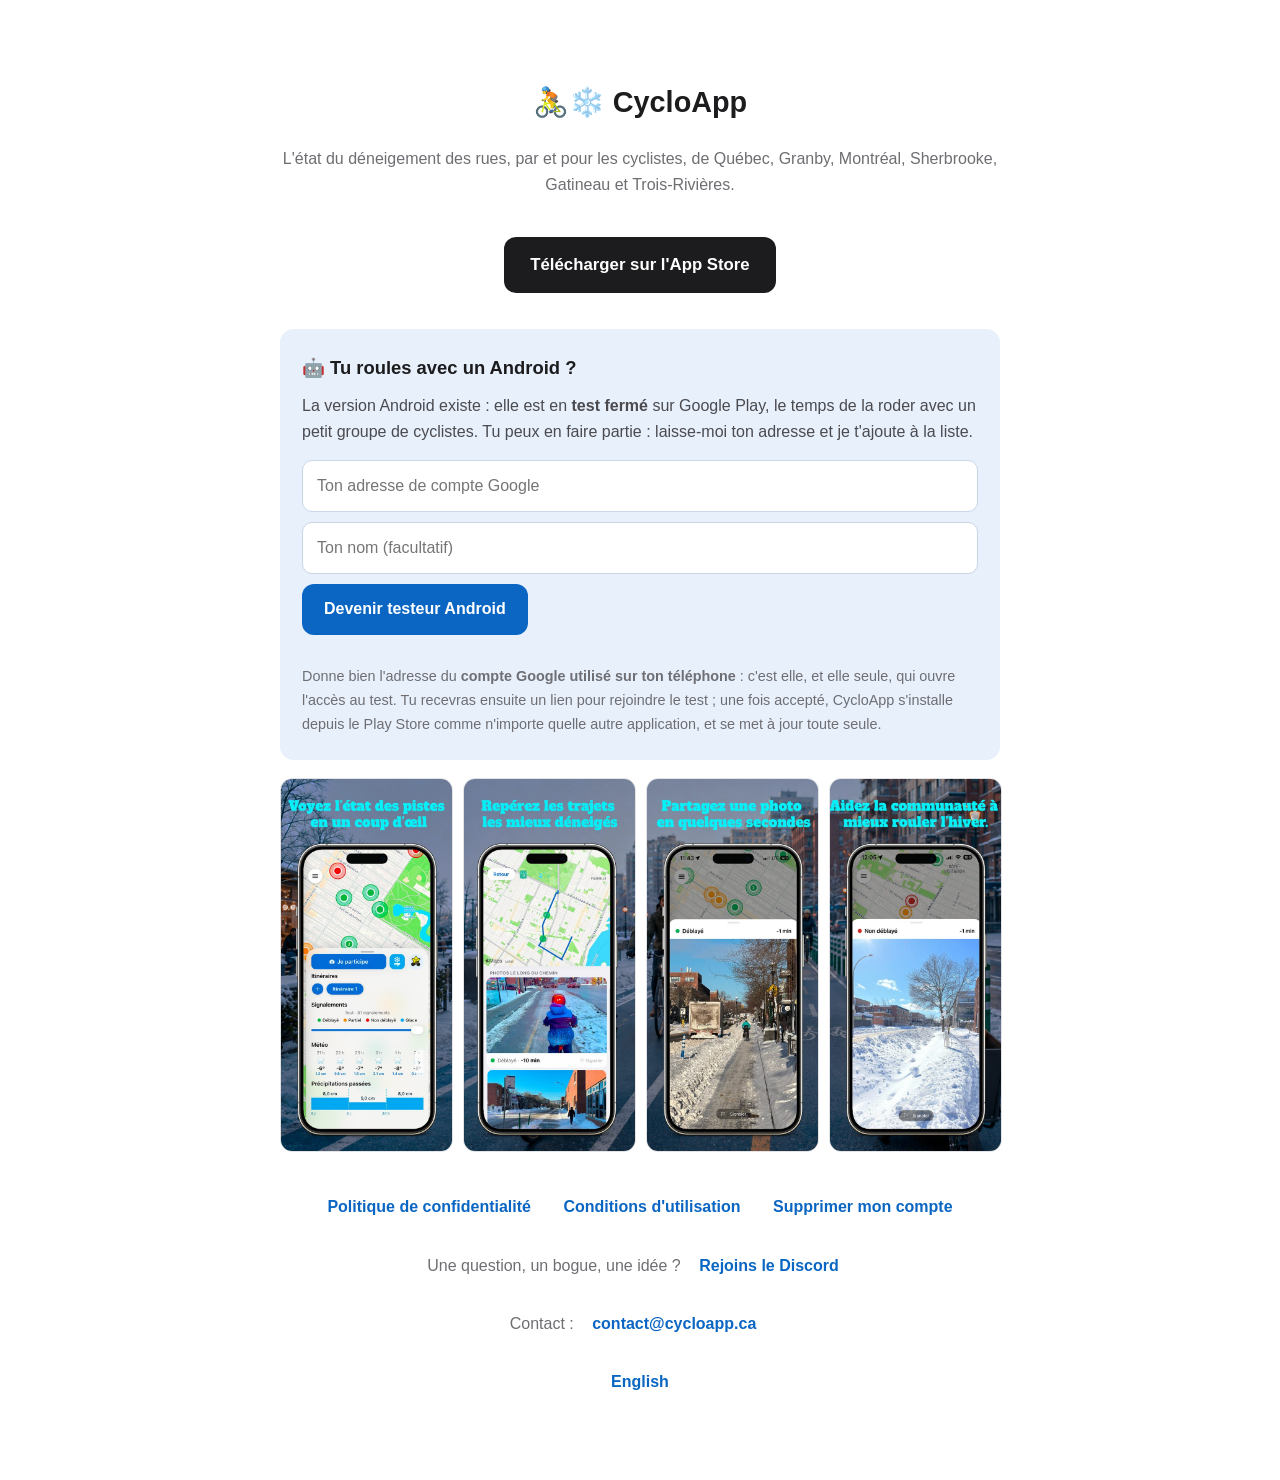
<file: index.html>
<!DOCTYPE html>
<html lang="fr">
<head>
<meta charset="utf-8">
<meta name="viewport" content="width=device-width, initial-scale=1">
<title>CycloApp</title>
<link rel="alternate" hreflang="fr" href="https://cycloapp.ca/index.html">
<link rel="alternate" hreflang="en" href="https://cycloapp.ca/en/index.html">
<style>
  body { font-family: -apple-system, BlinkMacSystemFont, "Segoe UI", Roboto, sans-serif;
         max-width: 720px; margin: 0 auto; padding: 60px 20px; color: #1c1c1e; line-height: 1.65; text-align: center; }
  h1 { font-size: 1.8em; }
  p { color: #6e6e73; }
  a { color: #0A66C2; font-weight: 600; text-decoration: none; display: inline-block; margin: 8px 14px; }
  /* Bouton App Store : noir arrondi, lisible sur mobile comme sur écran large */
  .appstore { background: #1c1c1e; color: #fff; padding: 14px 26px; border-radius: 12px;
              font-size: 1.05em; margin: 22px 0 10px; }
  .appstore:hover { background: #000; }
  /* Bloc « Android » : l'app n'est pas encore publique sur Google Play (test
     fermé). Google n'envoie AUCUNE invitation automatique : on recueille ici
     l'adresse du compte Google, qui est ajoutée à la liste des testeurs, et
     le lien de participation part ensuite à la main. */
  .android { background: #E8F0FB; border-radius: 14px; padding: 24px 22px 10px;
             margin: 26px 0 6px; text-align: left; }
  .android h2 { font-size: 1.15em; margin: 0 0 10px; }
  .android p { margin: 0 0 14px; color: #4a4a4f; }
  .android .cta { background: #0A66C2; color: #fff; padding: 12px 22px;
                  border-radius: 12px; margin: 0 0 14px; }
  .android .cta:hover { background: #08529c; }
  .android .fine { font-size: 0.9em; color: #6e6e73; }
  .android form { margin: 0 0 6px; }
  .android input { font: inherit; width: 100%; box-sizing: border-box; padding: 12px 14px;
                   border: 1px solid #c9d6e8; border-radius: 10px; background: #fff;
                   color: #1c1c1e; margin-bottom: 10px; }
  .android input:focus { outline: 2px solid #0A66C2; outline-offset: 1px; border-color: #0A66C2; }
  .android button { font: inherit; font-weight: 600; cursor: pointer; border: 0;
                    background: #0A66C2; color: #fff; padding: 12px 22px; border-radius: 12px; }
  .android button:hover { background: #08529c; }
  .android button[disabled] { background: #8fb4dc; cursor: default; }
  /* Piège à robots : invisible et hors du parcours au clavier. */
  .android .piege { position: absolute; left: -9999px; width: 1px; height: 1px; overflow: hidden; }
  .android .etat { margin: 12px 0 0; font-size: 0.95em; min-height: 1.2em; }
  .android .etat.ok { color: #1a7f3c; font-weight: 600; }
  .android .etat.ko { color: #b3261e; font-weight: 600; }
  /* Galerie de captures : 4 colonnes sur grand écran... */
  .captures { display: grid; grid-template-columns: repeat(4, 1fr); gap: 12px; padding: 12px 0 18px; }
  .captures img { width: 100%; height: auto; border-radius: 12px; border: 1px solid #e3e3e6; }
  /* ...et une bande qui défile au doigt sur téléphone (les marges négatives
     annulent le padding du body pour un défilement pleine largeur). */
  @media (max-width: 600px) {
    .captures { display: flex; overflow-x: auto; scroll-snap-type: x mandatory;
                margin: 0 -20px; padding: 12px 20px 18px; }
    .captures img { flex: 0 0 62%; scroll-snap-align: center; }
  }
</style>
</head>
<body>
<h1>🚴❄️ CycloApp</h1>
<p>L'état du déneigement des rues, par et pour les cyclistes, de Québec, Granby, Montréal, Sherbrooke, Gatineau et Trois-Rivières.</p>
<p><a class="appstore" href="https://apps.apple.com/ca/app/id6787484807">Télécharger sur l'App Store</a></p>
<section class="android">
  <h2>🤖 Tu roules avec un Android ?</h2>
  <p>La version Android existe : elle est en <strong>test fermé</strong> sur Google Play, le temps de la roder avec un petit groupe de cyclistes. Tu peux en faire partie : laisse-moi ton adresse et je t'ajoute à la liste.</p>
  <form id="form-android">
    <label class="piege" aria-hidden="true">Ne pas remplir<input name="site" tabindex="-1" autocomplete="off"></label>
    <input name="courriel" type="email" required autocomplete="email" inputmode="email"
           placeholder="Ton adresse de compte Google" aria-label="Adresse de compte Google">
    <input name="nom" type="text" autocomplete="name" placeholder="Ton nom (facultatif)" aria-label="Ton nom (facultatif)">
    <button type="submit">Devenir testeur Android</button>
  </form>
  <p class="etat" id="etat-android" role="status" aria-live="polite"></p>
  <p class="fine">Donne bien l'adresse du <strong>compte Google utilisé sur ton téléphone</strong> : c'est elle, et elle seule, qui ouvre l'accès au test. Tu recevras ensuite un lien pour rejoindre le test ; une fois accepté, CycloApp s'installe depuis le Play&nbsp;Store comme n'importe quelle autre application, et se met à jour toute seule.</p>
</section>
<div class="captures">
  <img src="images/capture-fr-1.jpg" width="552" height="1200" loading="lazy" alt="Carte de Montréal avec les signalements de déblaiement et la météo du jour">
  <img src="images/capture-fr-2.jpg" width="552" height="1200" loading="lazy" alt="Un itinéraire tracé sur la carte, avec les photos prises le long du chemin">
  <img src="images/capture-fr-3.jpg" width="552" height="1200" loading="lazy" alt="Photo d'une piste cyclable déblayée, signalée il y a une minute">
  <img src="images/capture-fr-4.jpg" width="552" height="1200" loading="lazy" alt="Photo d'un trottoir non déblayé après une bordée de neige">
</div>
<p>
  <a href="confidentialite.html">Politique de confidentialité</a>
  <a href="conditions.html">Conditions d'utilisation</a>
  <a href="supprimer-compte.html">Supprimer mon compte</a>
</p>
<p>Une question, un bogue, une idée ? <a href="https://discord.gg/Rarg3gYZT8">Rejoins le Discord</a></p>
<p>Contact : <a href="mailto:contact@cycloapp.ca">contact@cycloapp.ca</a></p>
<p><a href="en/index.html">English</a></p>
<script>var T = {
  langue: 'fr',
  envoi: 'Envoi en cours…',
  merci: 'Merci ! Je t\'ajoute à la liste et tu recevras le lien de participation par courriel.',
  erreur: 'L\'envoi a échoué. Écris-moi directement à <a href="mailto:contact@cycloapp.ca">contact@cycloapp.ca</a>.',
};</script>
<script>
// Formulaire « testeur Android » : envoie l'adresse à une fonction Supabase, qui
// relaie par courriel (Resend). Aucun secret ici — la clé Supabase publique est
// celle qui vit déjà dans l'application mobile, prévue pour être publique.
(function () {
  var f = document.getElementById('form-android');
  if (!f) return;
  var etat = document.getElementById('etat-android');
  var bouton = f.querySelector('button');
  f.addEventListener('submit', function (e) {
    e.preventDefault();
    etat.className = 'etat';
    etat.textContent = T.envoi;
    bouton.disabled = true;
    fetch('https://mytcxzitmwonqsofaejb.supabase.co/functions/v1/testeur-android', {
      method: 'POST',
      headers: { 'Content-Type': 'application/json', Authorization: 'Bearer eyJhbGciOiJIUzI1NiIsInR5cCI6IkpXVCJ9.eyJpc3MiOiJzdXBhYmFzZSIsInJlZiI6Im15dGN4eml0bXdvbnFzb2ZhZWpiIiwicm9sZSI6ImFub24iLCJpYXQiOjE3ODMxMTUxMTcsImV4cCI6MjA5ODY5MTExN30.28V3aHmAVC2NcirzBsy_A2_iogd11ioGiTIrTTyc6nU', apikey: 'eyJhbGciOiJIUzI1NiIsInR5cCI6IkpXVCJ9.eyJpc3MiOiJzdXBhYmFzZSIsInJlZiI6Im15dGN4eml0bXdvbnFzb2ZhZWpiIiwicm9sZSI6ImFub24iLCJpYXQiOjE3ODMxMTUxMTcsImV4cCI6MjA5ODY5MTExN30.28V3aHmAVC2NcirzBsy_A2_iogd11ioGiTIrTTyc6nU' },
      body: JSON.stringify({
        courriel: f.courriel.value, nom: f.nom.value, site: f.site.value, langue: T.langue,
      }),
    })
      .then(function (r) { return r.json().then(function (j) { return { ok: r.ok, j: j }; }); })
      .then(function (res) {
        if (!res.ok || !res.j.ok) throw new Error('refus');
        etat.className = 'etat ok';
        etat.textContent = T.merci;
        f.reset();
      })
      .catch(function () {
        etat.className = 'etat ko';
        etat.innerHTML = T.erreur;
        bouton.disabled = false;
      });
  });
})();
</script>
</body>
</html>
</file>
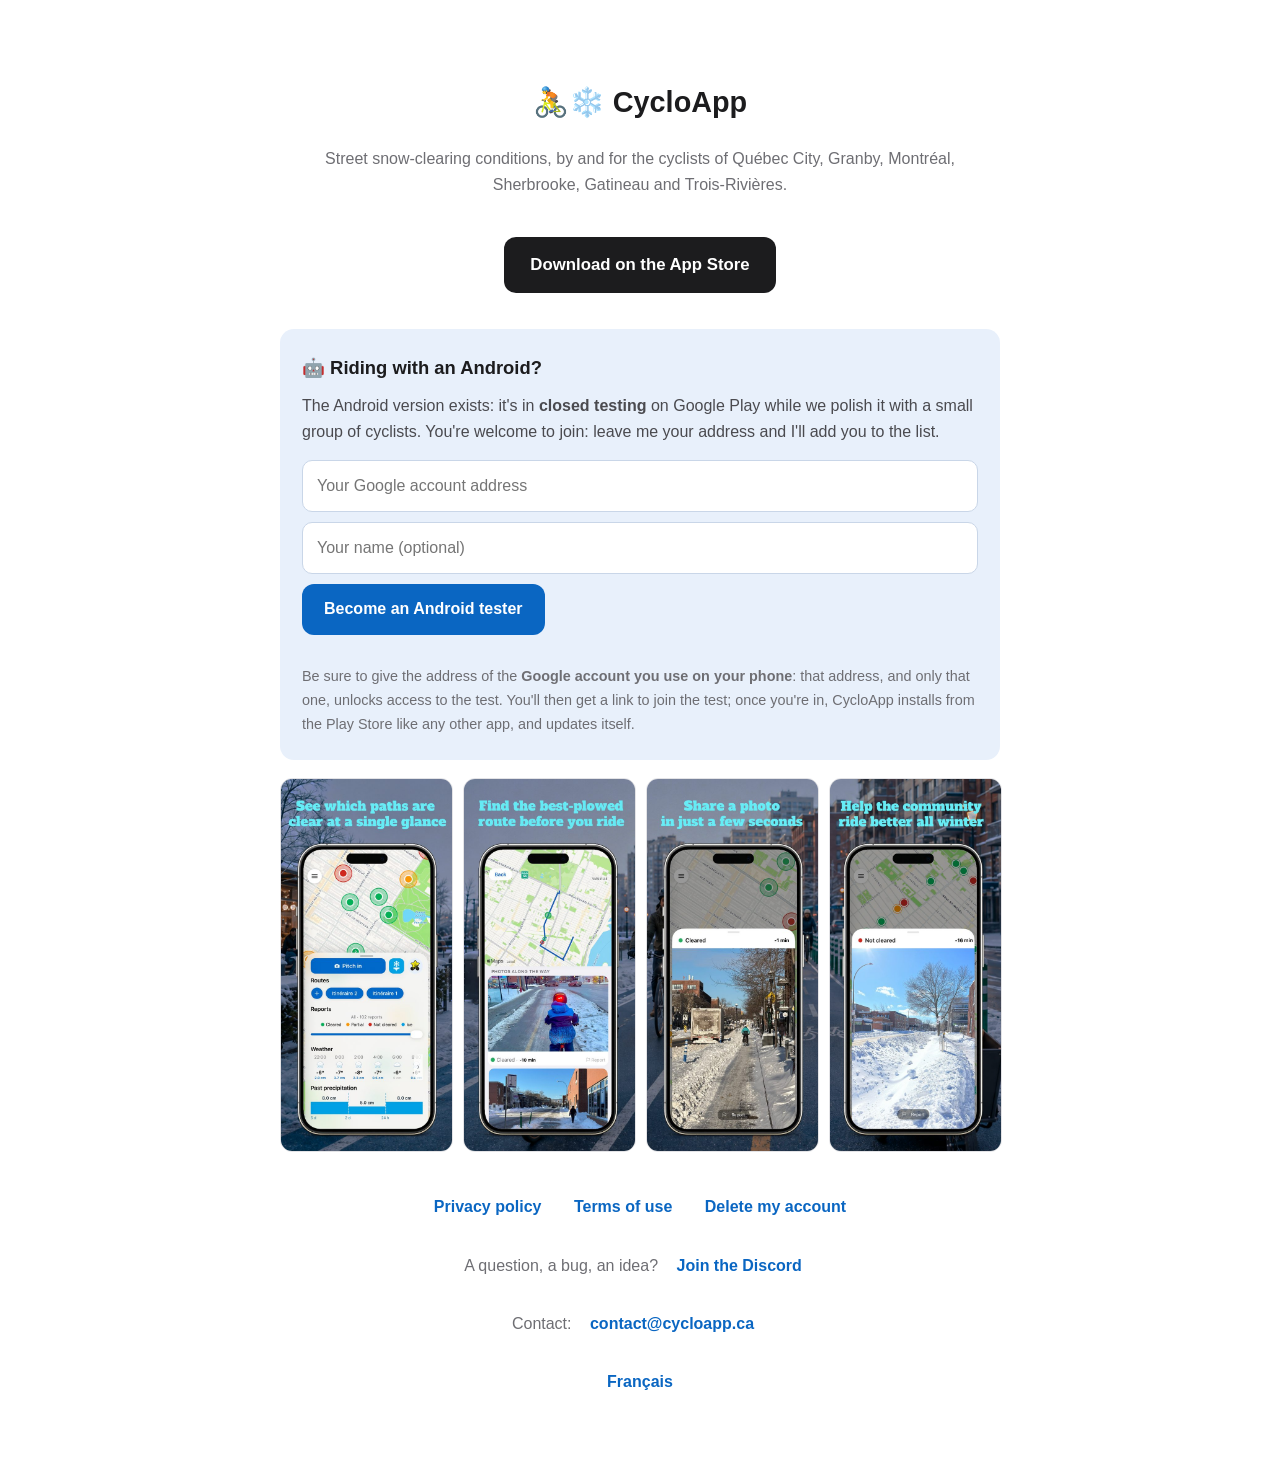
<file: en/index.html>
<!DOCTYPE html>
<html lang="en">
<head>
<meta charset="utf-8">
<meta name="viewport" content="width=device-width, initial-scale=1">
<title>CycloApp</title>
<link rel="alternate" hreflang="fr" href="https://cycloapp.ca/index.html">
<link rel="alternate" hreflang="en" href="https://cycloapp.ca/en/index.html">
<style>
  body { font-family: -apple-system, BlinkMacSystemFont, "Segoe UI", Roboto, sans-serif;
         max-width: 720px; margin: 0 auto; padding: 60px 20px; color: #1c1c1e; line-height: 1.65; text-align: center; }
  h1 { font-size: 1.8em; }
  p { color: #6e6e73; }
  a { color: #0A66C2; font-weight: 600; text-decoration: none; display: inline-block; margin: 8px 14px; }
  /* Bouton App Store : noir arrondi, lisible sur mobile comme sur écran large */
  .appstore { background: #1c1c1e; color: #fff; padding: 14px 26px; border-radius: 12px;
              font-size: 1.05em; margin: 22px 0 10px; }
  .appstore:hover { background: #000; }
  /* Bloc « Android » : l'app n'est pas encore publique sur Google Play (test
     fermé). Google n'envoie AUCUNE invitation automatique : on recueille ici
     l'adresse du compte Google, qui est ajoutée à la liste des testeurs, et
     le lien de participation part ensuite à la main. */
  .android { background: #E8F0FB; border-radius: 14px; padding: 24px 22px 10px;
             margin: 26px 0 6px; text-align: left; }
  .android h2 { font-size: 1.15em; margin: 0 0 10px; }
  .android p { margin: 0 0 14px; color: #4a4a4f; }
  .android .cta { background: #0A66C2; color: #fff; padding: 12px 22px;
                  border-radius: 12px; margin: 0 0 14px; }
  .android .cta:hover { background: #08529c; }
  .android .fine { font-size: 0.9em; color: #6e6e73; }
  .android form { margin: 0 0 6px; }
  .android input { font: inherit; width: 100%; box-sizing: border-box; padding: 12px 14px;
                   border: 1px solid #c9d6e8; border-radius: 10px; background: #fff;
                   color: #1c1c1e; margin-bottom: 10px; }
  .android input:focus { outline: 2px solid #0A66C2; outline-offset: 1px; border-color: #0A66C2; }
  .android button { font: inherit; font-weight: 600; cursor: pointer; border: 0;
                    background: #0A66C2; color: #fff; padding: 12px 22px; border-radius: 12px; }
  .android button:hover { background: #08529c; }
  .android button[disabled] { background: #8fb4dc; cursor: default; }
  /* Piège à robots : invisible et hors du parcours au clavier. */
  .android .piege { position: absolute; left: -9999px; width: 1px; height: 1px; overflow: hidden; }
  .android .etat { margin: 12px 0 0; font-size: 0.95em; min-height: 1.2em; }
  .android .etat.ok { color: #1a7f3c; font-weight: 600; }
  .android .etat.ko { color: #b3261e; font-weight: 600; }
  /* Galerie de captures : 4 colonnes sur grand écran... */
  .captures { display: grid; grid-template-columns: repeat(4, 1fr); gap: 12px; padding: 12px 0 18px; }
  .captures img { width: 100%; height: auto; border-radius: 12px; border: 1px solid #e3e3e6; }
  /* ...et une bande qui défile au doigt sur téléphone (les marges négatives
     annulent le padding du body pour un défilement pleine largeur). */
  @media (max-width: 600px) {
    .captures { display: flex; overflow-x: auto; scroll-snap-type: x mandatory;
                margin: 0 -20px; padding: 12px 20px 18px; }
    .captures img { flex: 0 0 62%; scroll-snap-align: center; }
  }
</style>
</head>
<body>
<h1>🚴❄️ CycloApp</h1>
<p>Street snow-clearing conditions, by and for the cyclists of Québec City, Granby, Montréal, Sherbrooke, Gatineau and Trois-Rivières.</p>
<p><a class="appstore" href="https://apps.apple.com/ca/app/id6787484807">Download on the App Store</a></p>
<section class="android">
  <h2>🤖 Riding with an Android?</h2>
  <p>The Android version exists: it's in <strong>closed testing</strong> on Google Play while we polish it with a small group of cyclists. You're welcome to join: leave me your address and I'll add you to the list.</p>
  <form id="form-android">
    <label class="piege" aria-hidden="true">Do not fill<input name="site" tabindex="-1" autocomplete="off"></label>
    <input name="courriel" type="email" required autocomplete="email" inputmode="email"
           placeholder="Your Google account address" aria-label="Google account address">
    <input name="nom" type="text" autocomplete="name" placeholder="Your name (optional)" aria-label="Your name (optional)">
    <button type="submit">Become an Android tester</button>
  </form>
  <p class="etat" id="etat-android" role="status" aria-live="polite"></p>
  <p class="fine">Be sure to give the address of the <strong>Google account you use on your phone</strong>: that address, and only that one, unlocks access to the test. You'll then get a link to join the test; once you're in, CycloApp installs from the Play&nbsp;Store like any other app, and updates itself.</p>
</section>
<div class="captures">
  <img src="../images/capture-en-1.jpg" width="552" height="1200" loading="lazy" alt="Map of Montréal showing snow-clearing reports and the day's weather">
  <img src="../images/capture-en-2.jpg" width="552" height="1200" loading="lazy" alt="A route drawn on the map, with photos taken along the way">
  <img src="../images/capture-en-3.jpg" width="552" height="1200" loading="lazy" alt="Photo of a cleared bike path, reported a minute ago">
  <img src="../images/capture-en-4.jpg" width="552" height="1200" loading="lazy" alt="Photo of an uncleared sidewalk after a snowfall">
</div>
<p>
  <a href="privacy.html">Privacy policy</a>
  <a href="terms.html">Terms of use</a>
  <a href="delete-account.html">Delete my account</a>
</p>
<p>A question, a bug, an idea? <a href="https://discord.gg/Rarg3gYZT8">Join the Discord</a></p>
<p>Contact: <a href="mailto:contact@cycloapp.ca">contact@cycloapp.ca</a></p>
<p><a href="../index.html">Français</a></p>
<script>var T = {
  langue: 'en',
  envoi: 'Sending…',
  merci: 'Thanks! I\'ll add you to the list and email you the join link.',
  erreur: 'Sending failed. Write to me directly at <a href="mailto:contact@cycloapp.ca">contact@cycloapp.ca</a>.',
};</script>
<script>
// Formulaire « testeur Android » : envoie l'adresse à une fonction Supabase, qui
// relaie par courriel (Resend). Aucun secret ici — la clé Supabase publique est
// celle qui vit déjà dans l'application mobile, prévue pour être publique.
(function () {
  var f = document.getElementById('form-android');
  if (!f) return;
  var etat = document.getElementById('etat-android');
  var bouton = f.querySelector('button');
  f.addEventListener('submit', function (e) {
    e.preventDefault();
    etat.className = 'etat';
    etat.textContent = T.envoi;
    bouton.disabled = true;
    fetch('https://mytcxzitmwonqsofaejb.supabase.co/functions/v1/testeur-android', {
      method: 'POST',
      headers: { 'Content-Type': 'application/json', Authorization: 'Bearer eyJhbGciOiJIUzI1NiIsInR5cCI6IkpXVCJ9.eyJpc3MiOiJzdXBhYmFzZSIsInJlZiI6Im15dGN4eml0bXdvbnFzb2ZhZWpiIiwicm9sZSI6ImFub24iLCJpYXQiOjE3ODMxMTUxMTcsImV4cCI6MjA5ODY5MTExN30.28V3aHmAVC2NcirzBsy_A2_iogd11ioGiTIrTTyc6nU', apikey: 'eyJhbGciOiJIUzI1NiIsInR5cCI6IkpXVCJ9.eyJpc3MiOiJzdXBhYmFzZSIsInJlZiI6Im15dGN4eml0bXdvbnFzb2ZhZWpiIiwicm9sZSI6ImFub24iLCJpYXQiOjE3ODMxMTUxMTcsImV4cCI6MjA5ODY5MTExN30.28V3aHmAVC2NcirzBsy_A2_iogd11ioGiTIrTTyc6nU' },
      body: JSON.stringify({
        courriel: f.courriel.value, nom: f.nom.value, site: f.site.value, langue: T.langue,
      }),
    })
      .then(function (r) { return r.json().then(function (j) { return { ok: r.ok, j: j }; }); })
      .then(function (res) {
        if (!res.ok || !res.j.ok) throw new Error('refus');
        etat.className = 'etat ok';
        etat.textContent = T.merci;
        f.reset();
      })
      .catch(function () {
        etat.className = 'etat ko';
        etat.innerHTML = T.erreur;
        bouton.disabled = false;
      });
  });
})();
</script>
</body>
</html>
</file>
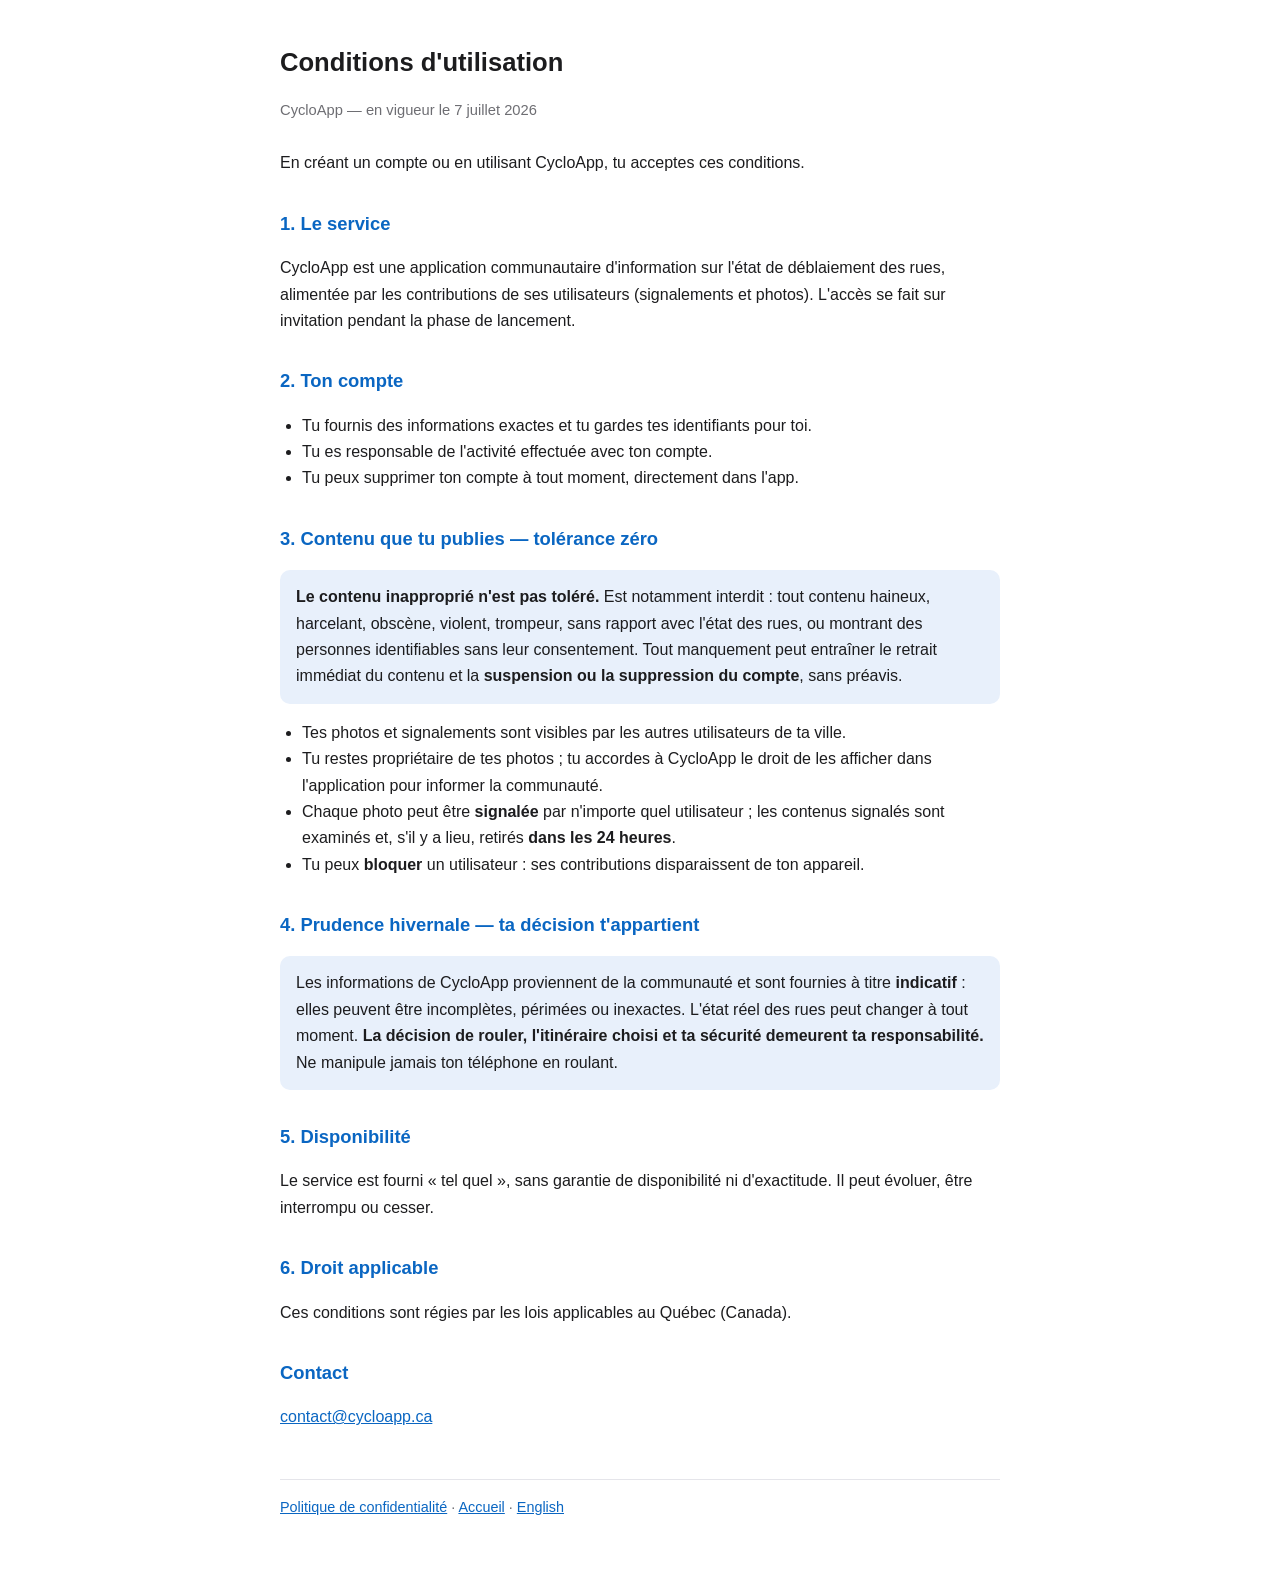
<file: conditions.html>
<!DOCTYPE html>
<html lang="fr">
<head>
<meta charset="utf-8">
<meta name="viewport" content="width=device-width, initial-scale=1">
<title>Conditions d'utilisation — CycloApp</title>
<link rel="alternate" hreflang="fr" href="https://cycloapp.ca/conditions.html">
<link rel="alternate" hreflang="en" href="https://cycloapp.ca/en/terms.html">
<style>
  body { font-family: -apple-system, BlinkMacSystemFont, "Segoe UI", Roboto, sans-serif;
         max-width: 720px; margin: 0 auto; padding: 24px 20px 60px; color: #1c1c1e; line-height: 1.65; }
  h1 { font-size: 1.6em; margin-bottom: 4px; }
  h2 { font-size: 1.15em; margin-top: 32px; color: #0A66C2; }
  .date { color: #6e6e73; font-size: 0.92em; margin-bottom: 28px; }
  ul { padding-left: 22px; }
  a { color: #0A66C2; }
  .important { background: #E8F0FB; border-radius: 10px; padding: 14px 16px; }
  footer { margin-top: 48px; font-size: 0.9em; color: #6e6e73; border-top: 1px solid #e5e5ea; padding-top: 16px; }
</style>
</head>
<body>
<h1>Conditions d'utilisation</h1>
<p class="date">CycloApp — en vigueur le 7 juillet 2026</p>

<p>En créant un compte ou en utilisant CycloApp, tu acceptes ces conditions.</p>

<h2>1. Le service</h2>
<p>CycloApp est une application communautaire d'information sur l'état de déblaiement des rues,
alimentée par les contributions de ses utilisateurs (signalements et photos). L'accès se fait
sur invitation pendant la phase de lancement.</p>

<h2>2. Ton compte</h2>
<ul>
  <li>Tu fournis des informations exactes et tu gardes tes identifiants pour toi.</li>
  <li>Tu es responsable de l'activité effectuée avec ton compte.</li>
  <li>Tu peux supprimer ton compte à tout moment, directement dans l'app.</li>
</ul>

<h2>3. Contenu que tu publies — tolérance zéro</h2>
<p class="important"><strong>Le contenu inapproprié n'est pas toléré.</strong> Est notamment interdit :
tout contenu haineux, harcelant, obscène, violent, trompeur, sans rapport avec l'état des rues,
ou montrant des personnes identifiables sans leur consentement. Tout manquement peut entraîner
le retrait immédiat du contenu et la <strong>suspension ou la suppression du compte</strong>, sans préavis.</p>
<ul>
  <li>Tes photos et signalements sont visibles par les autres utilisateurs de ta ville.</li>
  <li>Tu restes propriétaire de tes photos ; tu accordes à CycloApp le droit de les afficher
      dans l'application pour informer la communauté.</li>
  <li>Chaque photo peut être <strong>signalée</strong> par n'importe quel utilisateur ; les contenus signalés
      sont examinés et, s'il y a lieu, retirés <strong>dans les 24 heures</strong>.</li>
  <li>Tu peux <strong>bloquer</strong> un utilisateur : ses contributions disparaissent de ton appareil.</li>
</ul>

<h2>4. Prudence hivernale — ta décision t'appartient</h2>
<p class="important">Les informations de CycloApp proviennent de la communauté et sont fournies à titre
<strong>indicatif</strong> : elles peuvent être incomplètes, périmées ou inexactes. L'état réel des rues peut
changer à tout moment. <strong>La décision de rouler, l'itinéraire choisi et ta sécurité demeurent ta
responsabilité.</strong> Ne manipule jamais ton téléphone en roulant.</p>

<h2>5. Disponibilité</h2>
<p>Le service est fourni « tel quel », sans garantie de disponibilité ni d'exactitude. Il peut
évoluer, être interrompu ou cesser.</p>

<h2>6. Droit applicable</h2>
<p>Ces conditions sont régies par les lois applicables au Québec (Canada).</p>

<h2>Contact</h2>
<p><a href="mailto:contact@cycloapp.ca">contact@cycloapp.ca</a></p>

<footer>
  <a href="confidentialite.html">Politique de confidentialité</a> · <a href="index.html">Accueil</a> · <a href="en/terms.html">English</a>
</footer>
</body>
</html>
</file>
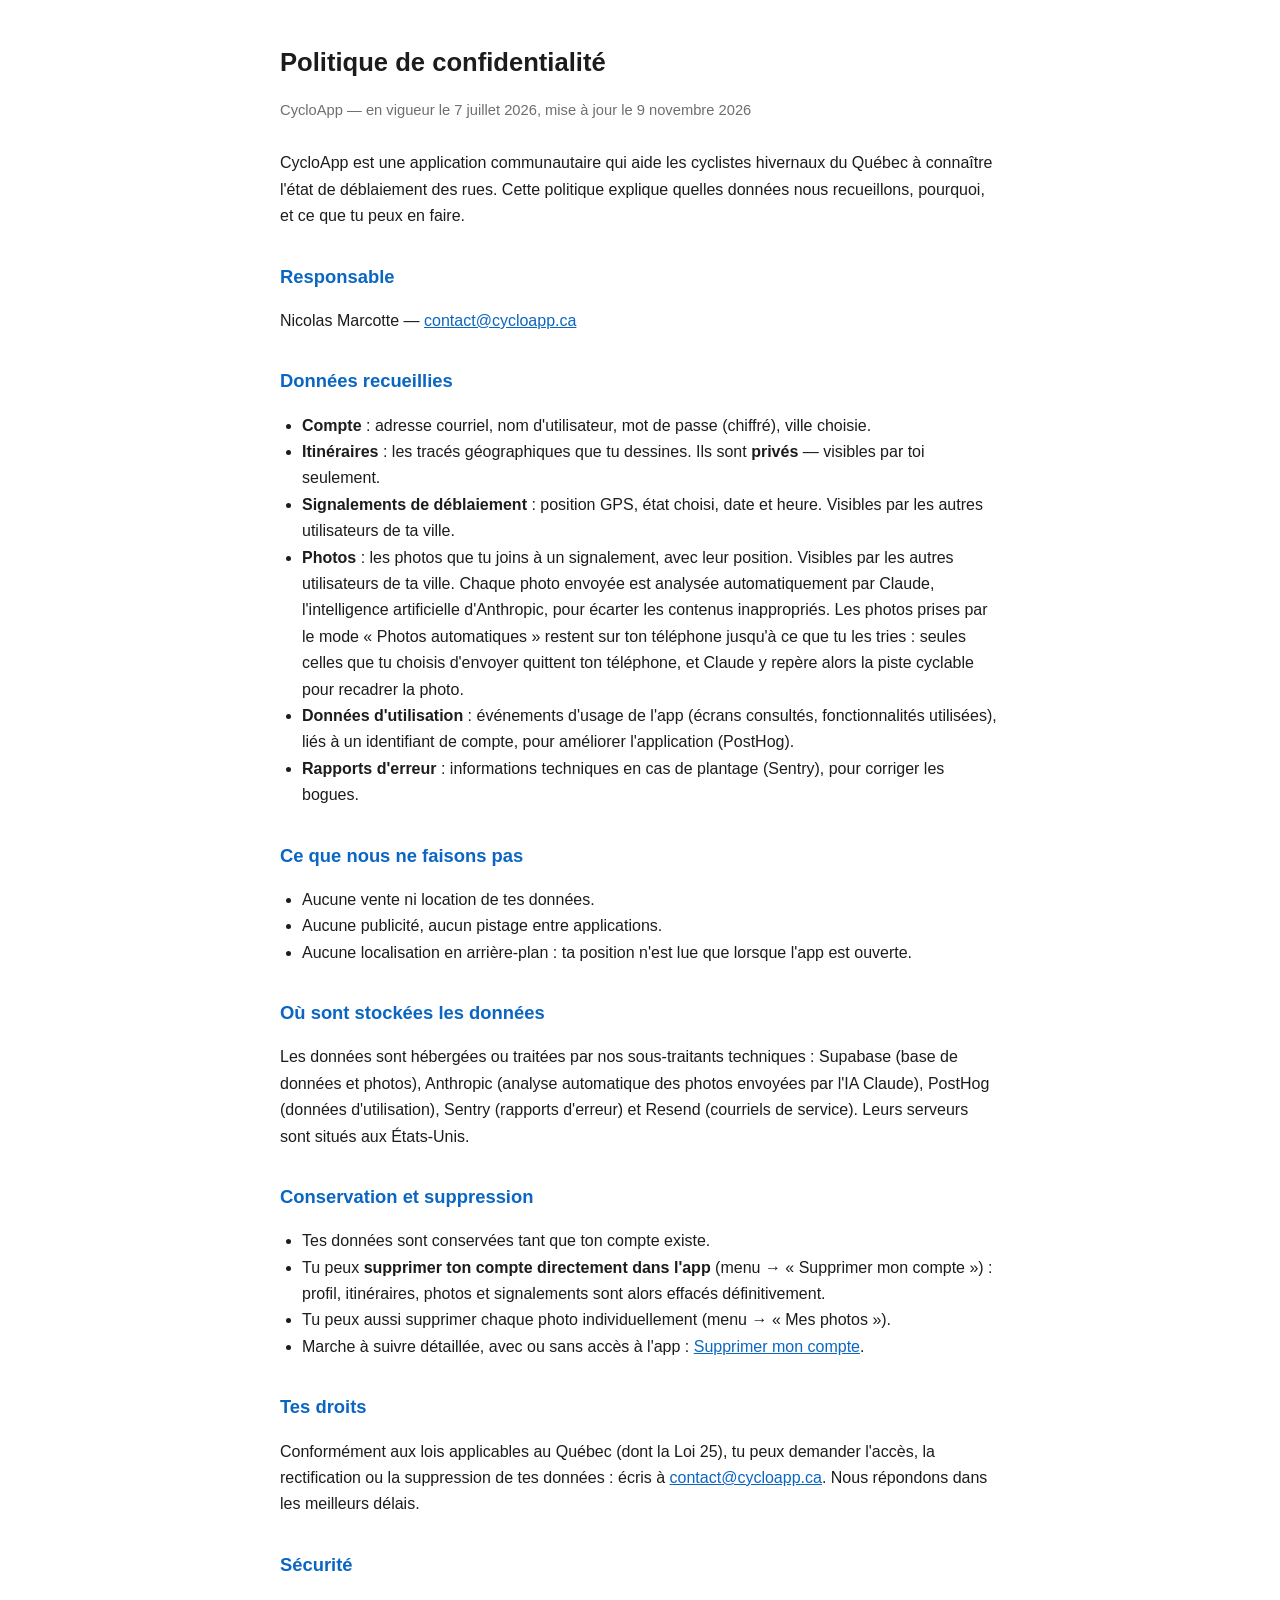
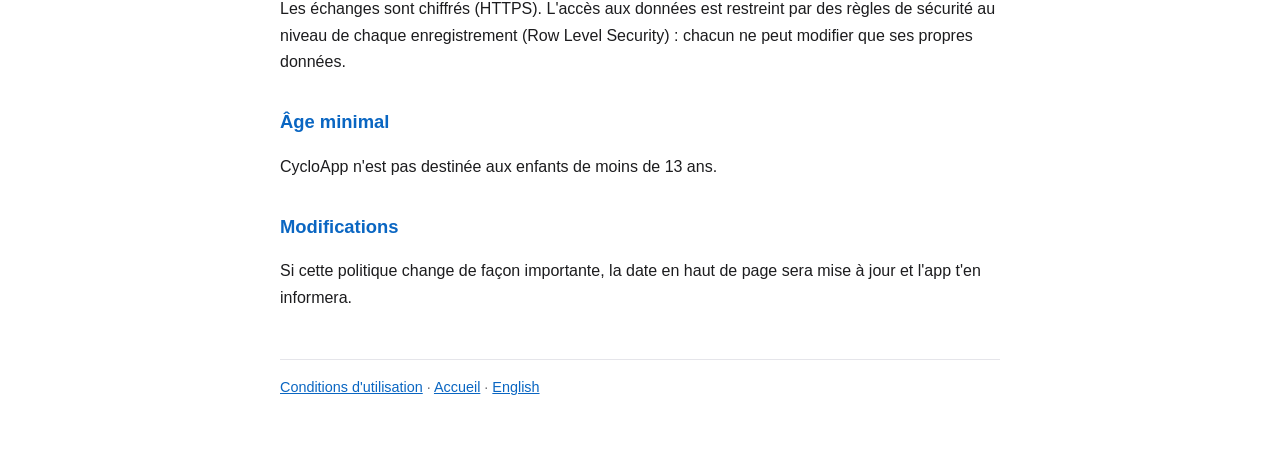
<file: confidentialite.html>
<!DOCTYPE html>
<html lang="fr">
<head>
<meta charset="utf-8">
<meta name="viewport" content="width=device-width, initial-scale=1">
<title>Politique de confidentialité — CycloApp</title>
<link rel="alternate" hreflang="fr" href="https://cycloapp.ca/confidentialite.html">
<link rel="alternate" hreflang="en" href="https://cycloapp.ca/en/privacy.html">
<style>
  body { font-family: -apple-system, BlinkMacSystemFont, "Segoe UI", Roboto, sans-serif;
         max-width: 720px; margin: 0 auto; padding: 24px 20px 60px; color: #1c1c1e; line-height: 1.65; }
  h1 { font-size: 1.6em; margin-bottom: 4px; }
  h2 { font-size: 1.15em; margin-top: 32px; color: #0A66C2; }
  .date { color: #6e6e73; font-size: 0.92em; margin-bottom: 28px; }
  ul { padding-left: 22px; }
  a { color: #0A66C2; }
  footer { margin-top: 48px; font-size: 0.9em; color: #6e6e73; border-top: 1px solid #e5e5ea; padding-top: 16px; }
</style>
</head>
<body>
<h1>Politique de confidentialité</h1>
<p class="date">CycloApp — en vigueur le 7 juillet 2026, mise à jour le 9 novembre 2026</p>

<p>CycloApp est une application communautaire qui aide les cyclistes hivernaux du Québec à
connaître l'état de déblaiement des rues. Cette politique explique quelles données nous
recueillons, pourquoi, et ce que tu peux en faire.</p>

<h2>Responsable</h2>
<p>Nicolas Marcotte — <a href="mailto:contact@cycloapp.ca">contact@cycloapp.ca</a></p>

<h2>Données recueillies</h2>
<ul>
  <li><strong>Compte</strong> : adresse courriel, nom d'utilisateur, mot de passe (chiffré), ville choisie.</li>
  <li><strong>Itinéraires</strong> : les tracés géographiques que tu dessines. Ils sont <strong>privés</strong> — visibles par toi seulement.</li>
  <li><strong>Signalements de déblaiement</strong> : position GPS, état choisi, date et heure. Visibles par les autres utilisateurs de ta ville.</li>
  <li><strong>Photos</strong> : les photos que tu joins à un signalement, avec leur position. Visibles par les autres utilisateurs de ta ville.
      Chaque photo envoyée est analysée automatiquement par Claude, l'intelligence artificielle d'Anthropic,
      pour écarter les contenus inappropriés. Les photos prises par le mode « Photos automatiques » restent
      sur ton téléphone jusqu'à ce que tu les tries : seules celles que tu choisis d'envoyer quittent ton
      téléphone, et Claude y repère alors la piste cyclable pour recadrer la photo.</li>
  <li><strong>Données d'utilisation</strong> : événements d'usage de l'app (écrans consultés, fonctionnalités utilisées), liés à un identifiant de compte, pour améliorer l'application (PostHog).</li>
  <li><strong>Rapports d'erreur</strong> : informations techniques en cas de plantage (Sentry), pour corriger les bogues.</li>
</ul>

<h2>Ce que nous ne faisons pas</h2>
<ul>
  <li>Aucune vente ni location de tes données.</li>
  <li>Aucune publicité, aucun pistage entre applications.</li>
  <li>Aucune localisation en arrière-plan : ta position n'est lue que lorsque l'app est ouverte.</li>
</ul>

<h2>Où sont stockées les données</h2>
<p>Les données sont hébergées ou traitées par nos sous-traitants techniques : Supabase (base de
données et photos), Anthropic (analyse automatique des photos envoyées par l'IA Claude), PostHog
(données d'utilisation), Sentry (rapports d'erreur) et Resend (courriels de service). Leurs
serveurs sont situés aux États-Unis.</p>

<h2>Conservation et suppression</h2>
<ul>
  <li>Tes données sont conservées tant que ton compte existe.</li>
  <li>Tu peux <strong>supprimer ton compte directement dans l'app</strong> (menu → « Supprimer mon compte ») :
      profil, itinéraires, photos et signalements sont alors effacés définitivement.</li>
  <li>Tu peux aussi supprimer chaque photo individuellement (menu → « Mes photos »).</li>
  <li>Marche à suivre détaillée, avec ou sans accès à l'app : <a href="supprimer-compte.html">Supprimer mon compte</a>.</li>
</ul>

<h2>Tes droits</h2>
<p>Conformément aux lois applicables au Québec (dont la Loi 25), tu peux demander l'accès, la
rectification ou la suppression de tes données : écris à
<a href="mailto:contact@cycloapp.ca">contact@cycloapp.ca</a>.
Nous répondons dans les meilleurs délais.</p>

<h2>Sécurité</h2>
<p>Les échanges sont chiffrés (HTTPS). L'accès aux données est restreint par des règles de
sécurité au niveau de chaque enregistrement (Row Level Security) : chacun ne peut modifier
que ses propres données.</p>

<h2>Âge minimal</h2>
<p>CycloApp n'est pas destinée aux enfants de moins de 13 ans.</p>

<h2>Modifications</h2>
<p>Si cette politique change de façon importante, la date en haut de page sera mise à jour et
l'app t'en informera.</p>

<footer>
  <a href="conditions.html">Conditions d'utilisation</a> · <a href="index.html">Accueil</a> · <a href="en/privacy.html">English</a>
</footer>
</body>
</html>
</file>
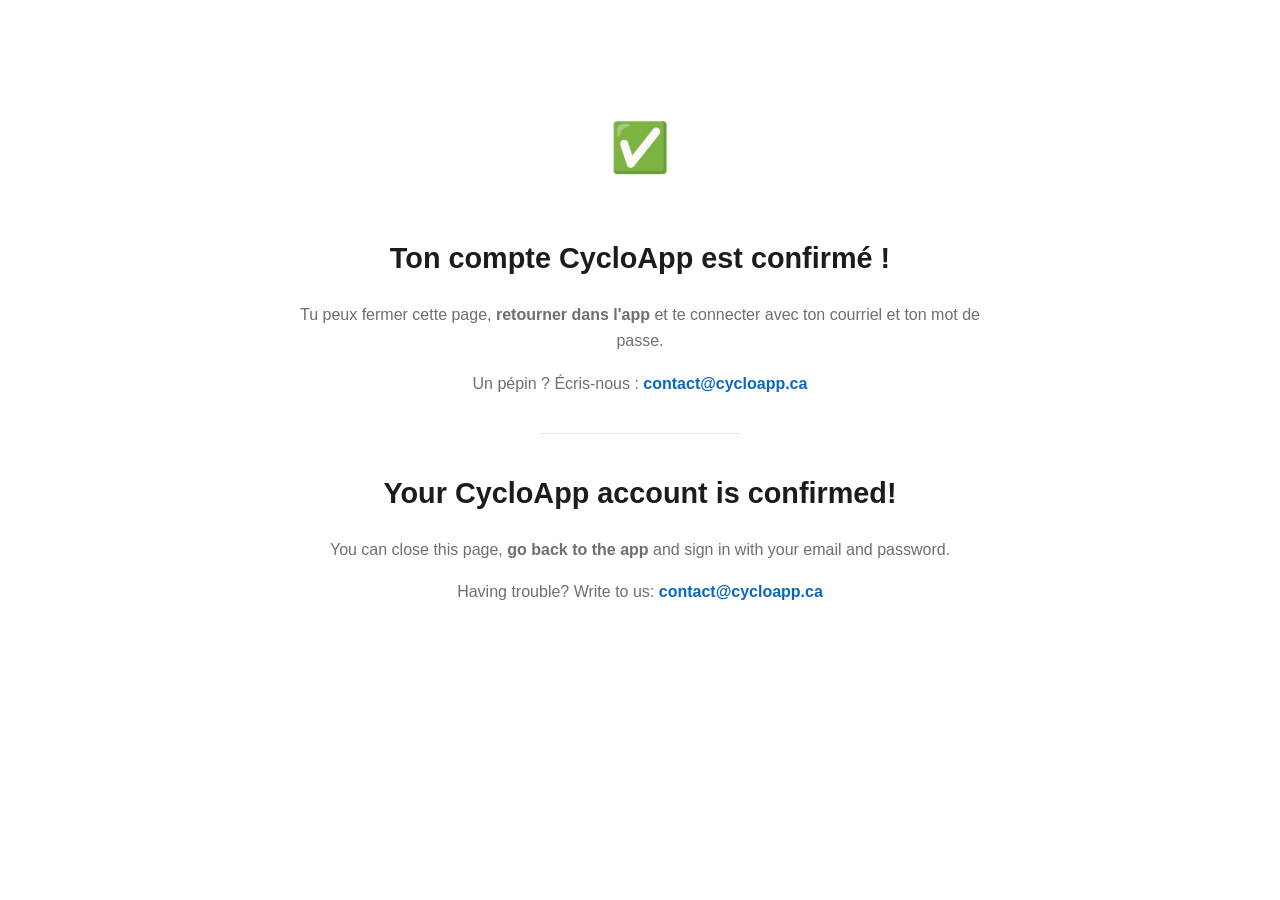
<file: confirmation.html>
<!DOCTYPE html>
<html lang="fr">
<head>
<meta charset="utf-8">
<meta name="viewport" content="width=device-width, initial-scale=1">
<title>Compte confirmé — CycloApp</title>
<style>
  body { font-family: -apple-system, BlinkMacSystemFont, "Segoe UI", Roboto, sans-serif;
         max-width: 720px; margin: 0 auto; padding: 60px 20px; color: #1c1c1e; line-height: 1.65; text-align: center; }
  h1 { font-size: 1.8em; }
  p { color: #6e6e73; }
  a { color: #0A66C2; font-weight: 600; text-decoration: none; }
  .coche { font-size: 3em; }
</style>
</head>
<body>
<p class="coche">✅</p>
<h1>Ton compte CycloApp est confirmé !</h1>
<p>Tu peux fermer cette page, <strong>retourner dans l'app</strong> et te connecter
avec ton courriel et ton mot de passe.</p>
<p>Un pépin ? Écris-nous : <a href="mailto:contact@cycloapp.ca">contact@cycloapp.ca</a></p>
<!-- Version anglaise sur la MÊME page : l'adresse de cette page est figée dans
     les courriels de confirmation Supabase (une seule URL pour tout le monde). -->
<hr style="margin: 36px auto; max-width: 200px; border: none; border-top: 1px solid #e5e5ea;">
<h1 lang="en">Your CycloApp account is confirmed!</h1>
<p lang="en">You can close this page, <strong>go back to the app</strong> and sign in
with your email and password.</p>
<p lang="en">Having trouble? Write to us: <a href="mailto:contact@cycloapp.ca">contact@cycloapp.ca</a></p>
</body>
</html>
</file>
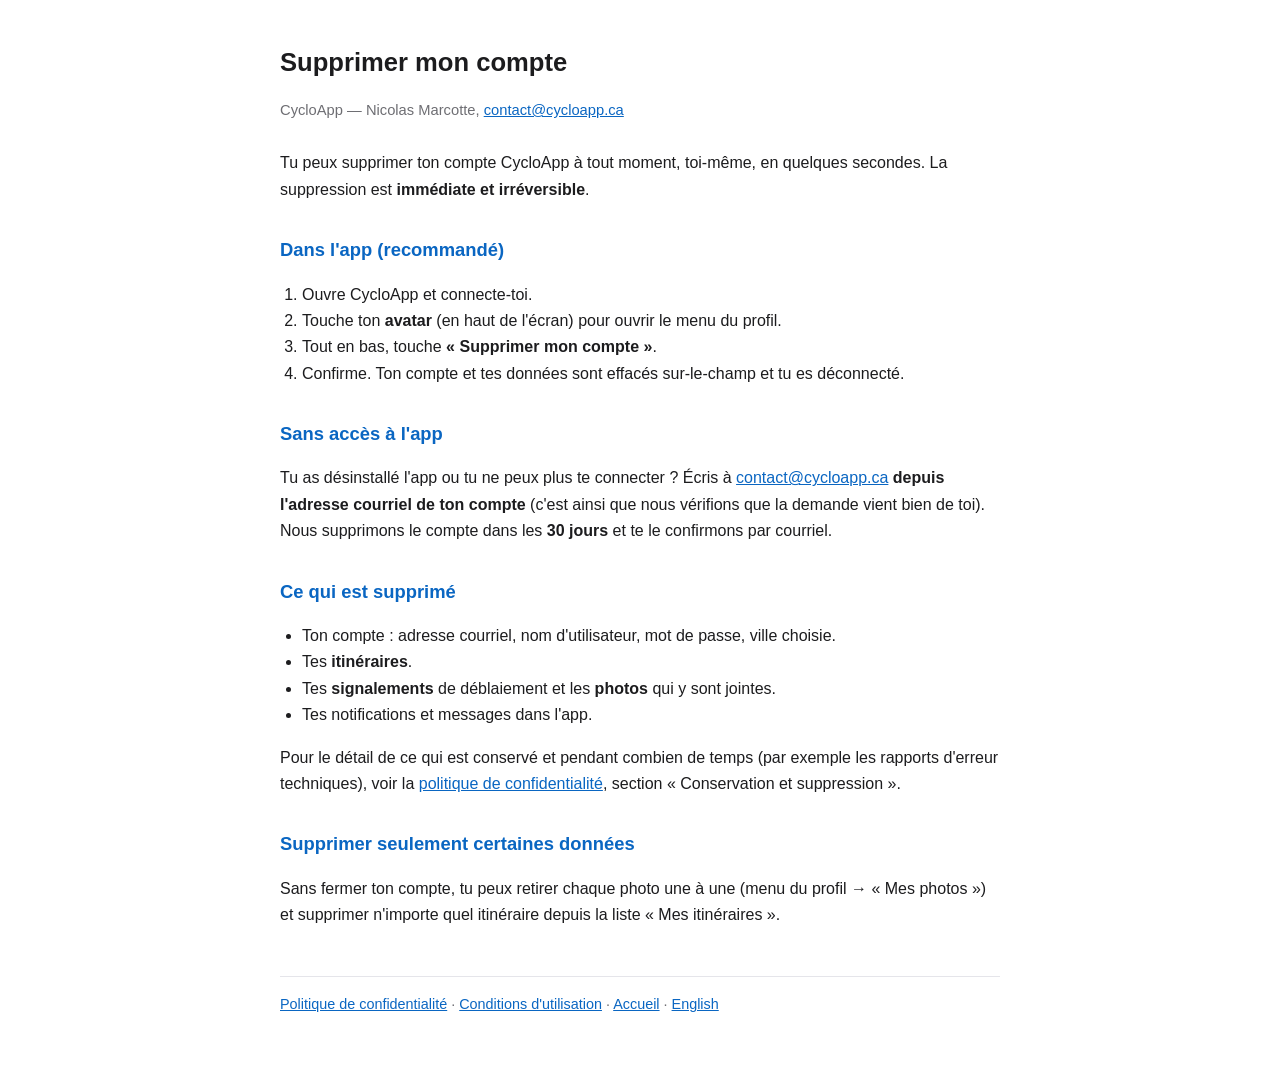
<file: supprimer-compte.html>
<!DOCTYPE html>
<html lang="fr">
<head>
<meta charset="utf-8">
<meta name="viewport" content="width=device-width, initial-scale=1">
<title>Supprimer mon compte — CycloApp</title>
<link rel="alternate" hreflang="fr" href="https://cycloapp.ca/supprimer-compte.html">
<link rel="alternate" hreflang="en" href="https://cycloapp.ca/en/delete-account.html">
<style>
  body { font-family: -apple-system, BlinkMacSystemFont, "Segoe UI", Roboto, sans-serif;
         max-width: 720px; margin: 0 auto; padding: 24px 20px 60px; color: #1c1c1e; line-height: 1.65; }
  h1 { font-size: 1.6em; margin-bottom: 4px; }
  h2 { font-size: 1.15em; margin-top: 32px; color: #0A66C2; }
  .date { color: #6e6e73; font-size: 0.92em; margin-bottom: 28px; }
  ul, ol { padding-left: 22px; }
  a { color: #0A66C2; }
  footer { margin-top: 48px; font-size: 0.9em; color: #6e6e73; border-top: 1px solid #e5e5ea; padding-top: 16px; }
</style>
</head>
<body>
<h1>Supprimer mon compte</h1>
<p class="date">CycloApp — Nicolas Marcotte, <a href="mailto:contact@cycloapp.ca">contact@cycloapp.ca</a></p>

<p>Tu peux supprimer ton compte CycloApp à tout moment, toi-même, en quelques secondes.
La suppression est <strong>immédiate et irréversible</strong>.</p>

<h2>Dans l'app (recommandé)</h2>
<ol>
  <li>Ouvre CycloApp et connecte-toi.</li>
  <li>Touche ton <strong>avatar</strong> (en haut de l'écran) pour ouvrir le menu du profil.</li>
  <li>Tout en bas, touche <strong>« Supprimer mon compte »</strong>.</li>
  <li>Confirme. Ton compte et tes données sont effacés sur-le-champ et tu es déconnecté.</li>
</ol>

<h2>Sans accès à l'app</h2>
<p>Tu as désinstallé l'app ou tu ne peux plus te connecter ? Écris à
<a href="mailto:contact@cycloapp.ca?subject=Suppression%20de%20mon%20compte%20CycloApp">contact@cycloapp.ca</a>
<strong>depuis l'adresse courriel de ton compte</strong> (c'est ainsi que nous vérifions que la demande vient
bien de toi). Nous supprimons le compte dans les <strong>30 jours</strong> et te le confirmons par courriel.</p>

<h2>Ce qui est supprimé</h2>
<ul>
  <li>Ton compte : adresse courriel, nom d'utilisateur, mot de passe, ville choisie.</li>
  <li>Tes <strong>itinéraires</strong>.</li>
  <li>Tes <strong>signalements</strong> de déblaiement et les <strong>photos</strong> qui y sont jointes.</li>
  <li>Tes notifications et messages dans l'app.</li>
</ul>
<p>Pour le détail de ce qui est conservé et pendant combien de temps (par exemple les rapports
d'erreur techniques), voir la
<a href="confidentialite.html">politique de confidentialité</a>, section « Conservation et suppression ».</p>

<h2>Supprimer seulement certaines données</h2>
<p>Sans fermer ton compte, tu peux retirer chaque photo une à une (menu du profil → « Mes photos »)
et supprimer n'importe quel itinéraire depuis la liste « Mes itinéraires ».</p>

<footer>
  <a href="confidentialite.html">Politique de confidentialité</a> · <a href="conditions.html">Conditions d'utilisation</a> · <a href="index.html">Accueil</a> · <a href="en/delete-account.html">English</a>
</footer>
</body>
</html>
</file>
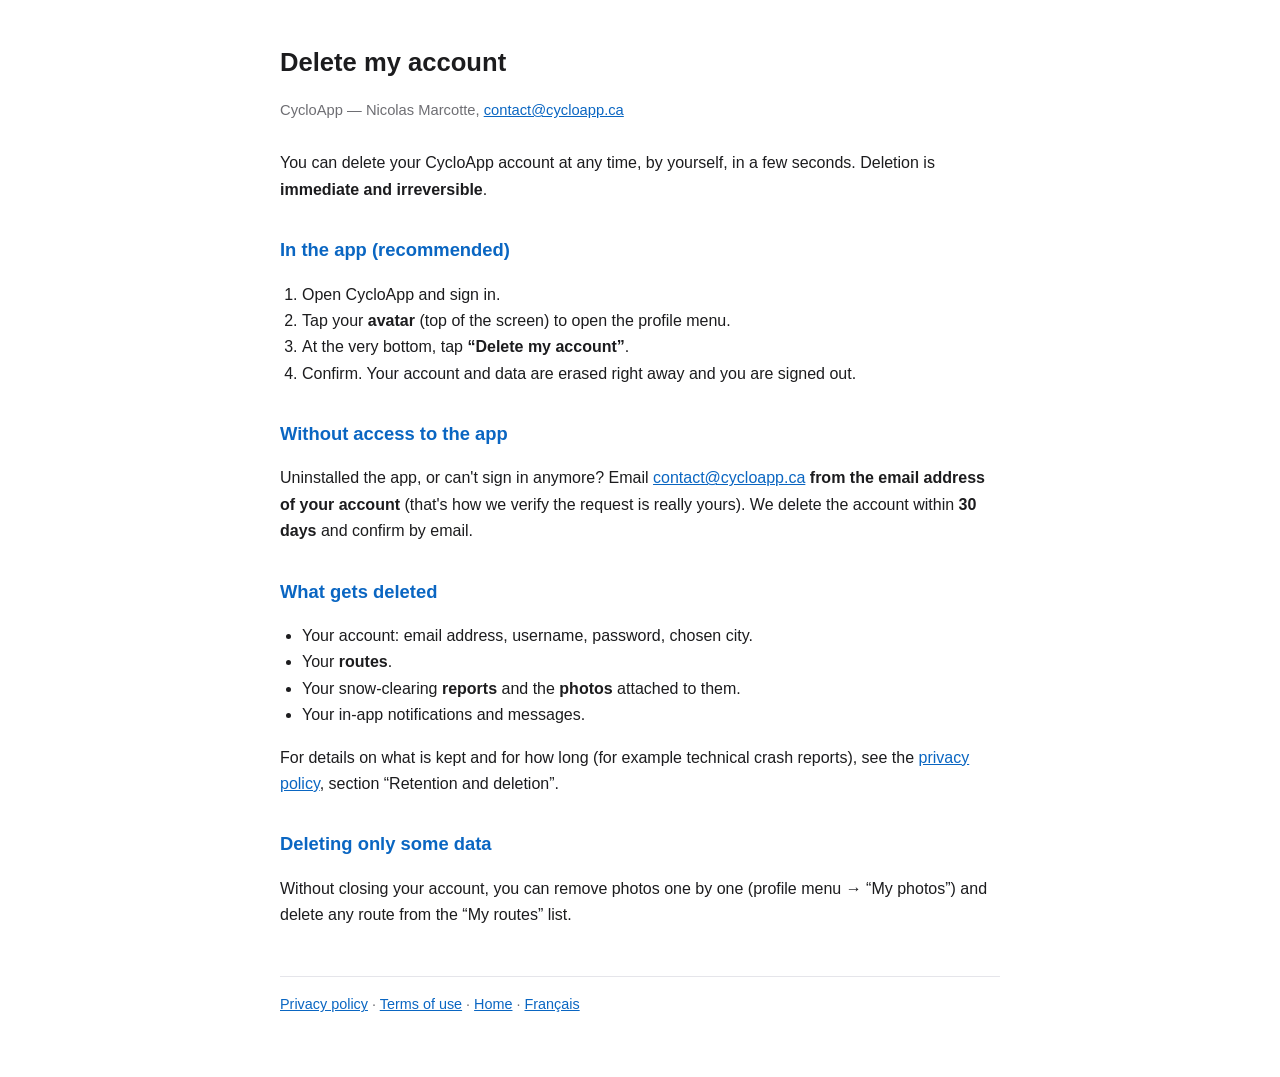
<file: en/delete-account.html>
<!DOCTYPE html>
<html lang="en">
<head>
<meta charset="utf-8">
<meta name="viewport" content="width=device-width, initial-scale=1">
<title>Delete my account — CycloApp</title>
<link rel="alternate" hreflang="fr" href="https://cycloapp.ca/supprimer-compte.html">
<link rel="alternate" hreflang="en" href="https://cycloapp.ca/en/delete-account.html">
<style>
  body { font-family: -apple-system, BlinkMacSystemFont, "Segoe UI", Roboto, sans-serif;
         max-width: 720px; margin: 0 auto; padding: 24px 20px 60px; color: #1c1c1e; line-height: 1.65; }
  h1 { font-size: 1.6em; margin-bottom: 4px; }
  h2 { font-size: 1.15em; margin-top: 32px; color: #0A66C2; }
  .date { color: #6e6e73; font-size: 0.92em; margin-bottom: 28px; }
  ul, ol { padding-left: 22px; }
  a { color: #0A66C2; }
  footer { margin-top: 48px; font-size: 0.9em; color: #6e6e73; border-top: 1px solid #e5e5ea; padding-top: 16px; }
</style>
</head>
<body>
<h1>Delete my account</h1>
<p class="date">CycloApp — Nicolas Marcotte, <a href="mailto:contact@cycloapp.ca">contact@cycloapp.ca</a></p>

<p>You can delete your CycloApp account at any time, by yourself, in a few seconds.
Deletion is <strong>immediate and irreversible</strong>.</p>

<h2>In the app (recommended)</h2>
<ol>
  <li>Open CycloApp and sign in.</li>
  <li>Tap your <strong>avatar</strong> (top of the screen) to open the profile menu.</li>
  <li>At the very bottom, tap <strong>“Delete my account”</strong>.</li>
  <li>Confirm. Your account and data are erased right away and you are signed out.</li>
</ol>

<h2>Without access to the app</h2>
<p>Uninstalled the app, or can't sign in anymore? Email
<a href="mailto:contact@cycloapp.ca?subject=Delete%20my%20CycloApp%20account">contact@cycloapp.ca</a>
<strong>from the email address of your account</strong> (that's how we verify the request is really yours).
We delete the account within <strong>30 days</strong> and confirm by email.</p>

<h2>What gets deleted</h2>
<ul>
  <li>Your account: email address, username, password, chosen city.</li>
  <li>Your <strong>routes</strong>.</li>
  <li>Your snow-clearing <strong>reports</strong> and the <strong>photos</strong> attached to them.</li>
  <li>Your in-app notifications and messages.</li>
</ul>
<p>For details on what is kept and for how long (for example technical crash reports), see the
<a href="privacy.html">privacy policy</a>, section “Retention and deletion”.</p>

<h2>Deleting only some data</h2>
<p>Without closing your account, you can remove photos one by one (profile menu → “My photos”)
and delete any route from the “My routes” list.</p>

<footer>
  <a href="privacy.html">Privacy policy</a> · <a href="terms.html">Terms of use</a> · <a href="index.html">Home</a> · <a href="../supprimer-compte.html">Français</a>
</footer>
</body>
</html>
</file>
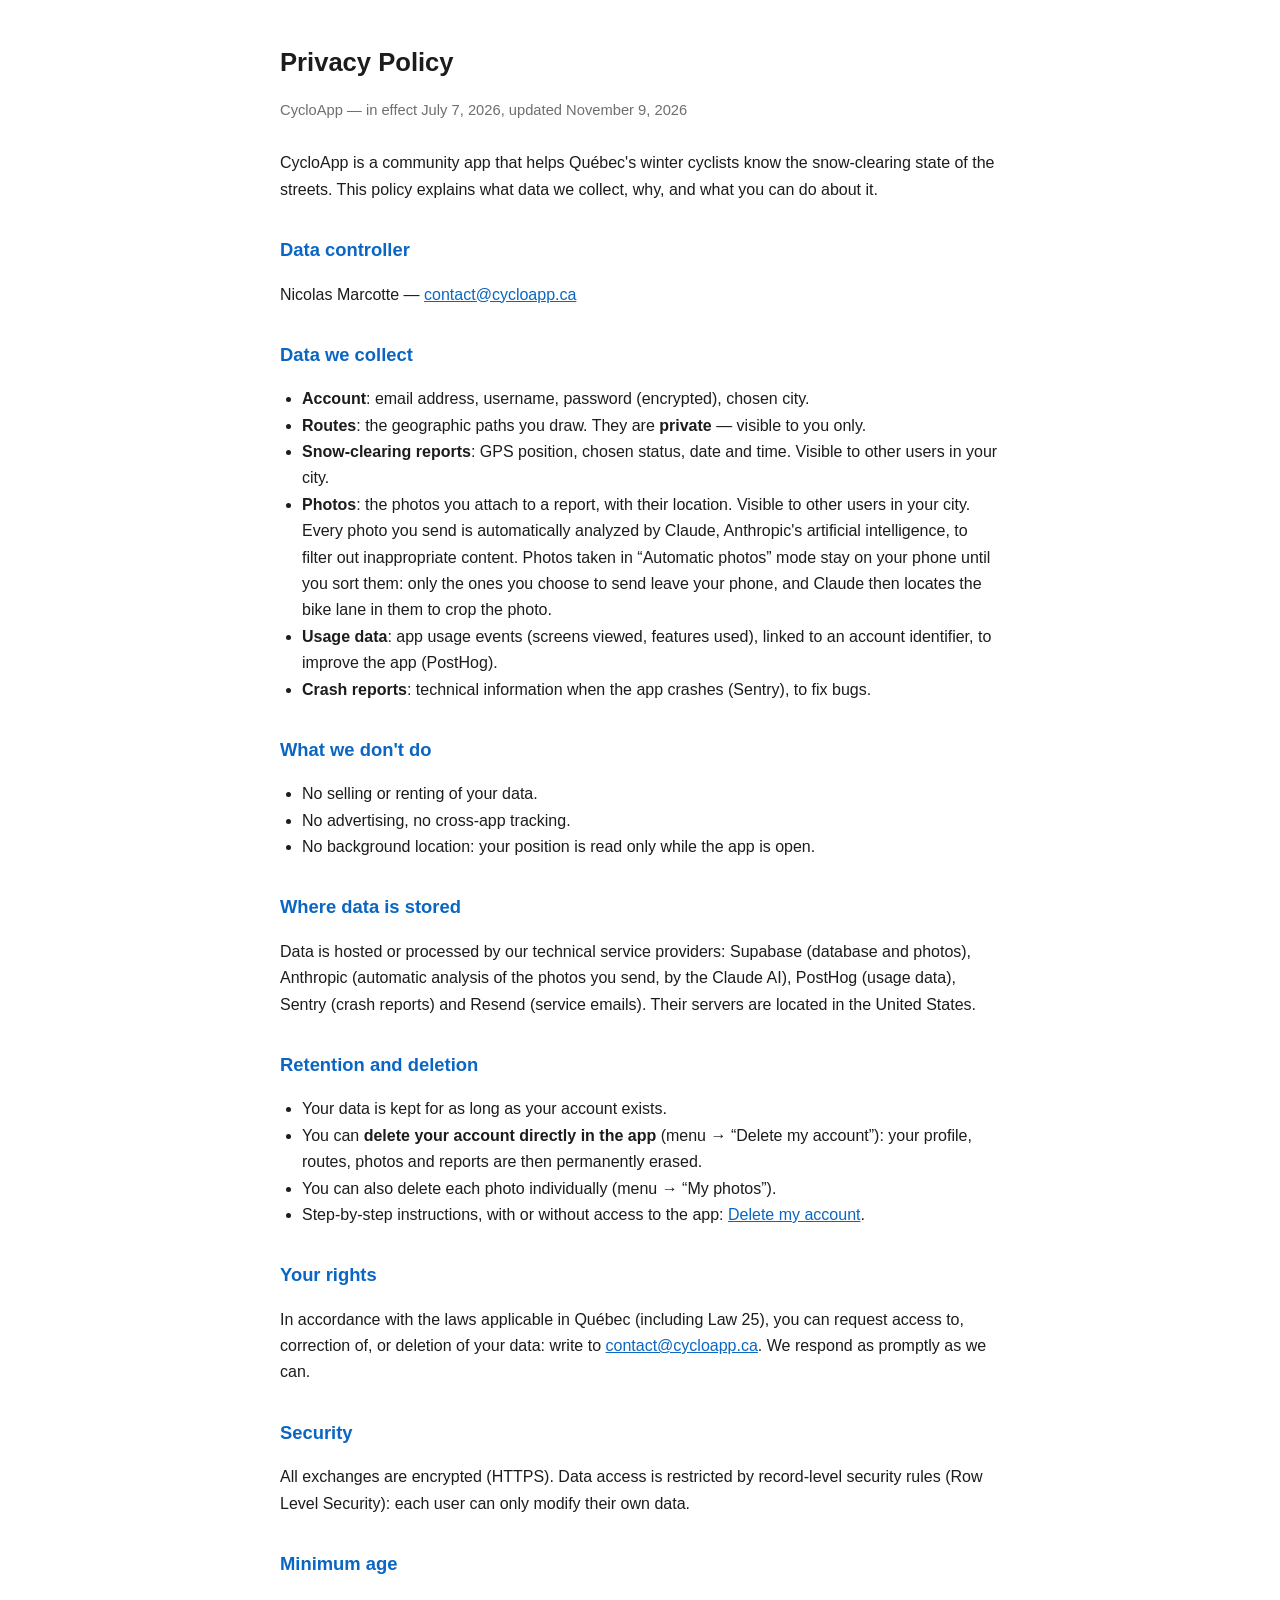
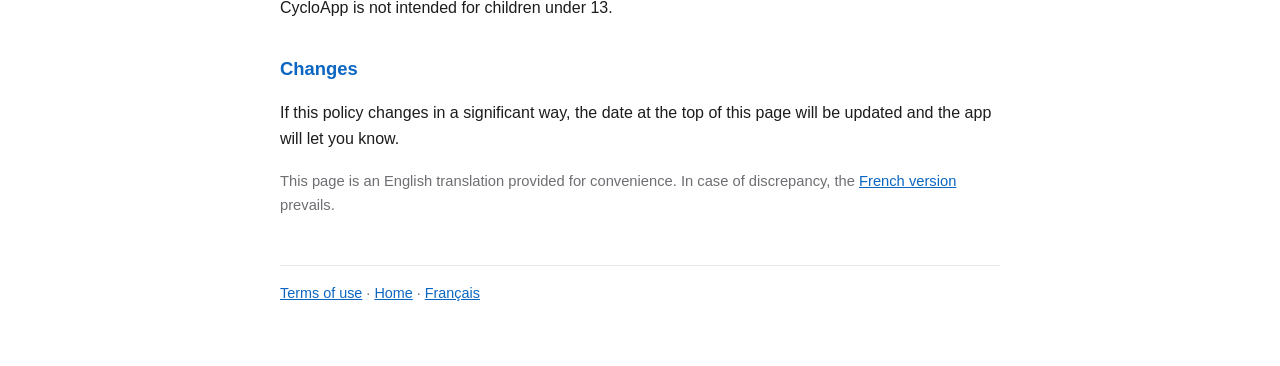
<file: en/privacy.html>
<!DOCTYPE html>
<html lang="en">
<head>
<meta charset="utf-8">
<meta name="viewport" content="width=device-width, initial-scale=1">
<title>Privacy Policy — CycloApp</title>
<link rel="alternate" hreflang="fr" href="https://cycloapp.ca/confidentialite.html">
<link rel="alternate" hreflang="en" href="https://cycloapp.ca/en/privacy.html">
<style>
  body { font-family: -apple-system, BlinkMacSystemFont, "Segoe UI", Roboto, sans-serif;
         max-width: 720px; margin: 0 auto; padding: 24px 20px 60px; color: #1c1c1e; line-height: 1.65; }
  h1 { font-size: 1.6em; margin-bottom: 4px; }
  h2 { font-size: 1.15em; margin-top: 32px; color: #0A66C2; }
  .date { color: #6e6e73; font-size: 0.92em; margin-bottom: 28px; }
  ul { padding-left: 22px; }
  a { color: #0A66C2; }
  footer { margin-top: 48px; font-size: 0.9em; color: #6e6e73; border-top: 1px solid #e5e5ea; padding-top: 16px; }
</style>
</head>
<body>
<h1>Privacy Policy</h1>
<p class="date">CycloApp — in effect July 7, 2026, updated November 9, 2026</p>

<p>CycloApp is a community app that helps Québec's winter cyclists know the snow-clearing
state of the streets. This policy explains what data we collect, why, and what you can
do about it.</p>

<h2>Data controller</h2>
<p>Nicolas Marcotte — <a href="mailto:contact@cycloapp.ca">contact@cycloapp.ca</a></p>

<h2>Data we collect</h2>
<ul>
  <li><strong>Account</strong>: email address, username, password (encrypted), chosen city.</li>
  <li><strong>Routes</strong>: the geographic paths you draw. They are <strong>private</strong> — visible to you only.</li>
  <li><strong>Snow-clearing reports</strong>: GPS position, chosen status, date and time. Visible to other users in your city.</li>
  <li><strong>Photos</strong>: the photos you attach to a report, with their location. Visible to other users in your city.
      Every photo you send is automatically analyzed by Claude, Anthropic's artificial intelligence,
      to filter out inappropriate content. Photos taken in “Automatic photos” mode stay on your phone
      until you sort them: only the ones you choose to send leave your phone, and Claude then locates
      the bike lane in them to crop the photo.</li>
  <li><strong>Usage data</strong>: app usage events (screens viewed, features used), linked to an account identifier, to improve the app (PostHog).</li>
  <li><strong>Crash reports</strong>: technical information when the app crashes (Sentry), to fix bugs.</li>
</ul>

<h2>What we don't do</h2>
<ul>
  <li>No selling or renting of your data.</li>
  <li>No advertising, no cross-app tracking.</li>
  <li>No background location: your position is read only while the app is open.</li>
</ul>

<h2>Where data is stored</h2>
<p>Data is hosted or processed by our technical service providers: Supabase (database and
photos), Anthropic (automatic analysis of the photos you send, by the Claude AI), PostHog
(usage data), Sentry (crash reports) and Resend (service emails). Their servers are located
in the United States.</p>

<h2>Retention and deletion</h2>
<ul>
  <li>Your data is kept for as long as your account exists.</li>
  <li>You can <strong>delete your account directly in the app</strong> (menu → “Delete my account”):
      your profile, routes, photos and reports are then permanently erased.</li>
  <li>You can also delete each photo individually (menu → “My photos”).</li>
  <li>Step-by-step instructions, with or without access to the app: <a href="delete-account.html">Delete my account</a>.</li>
</ul>

<h2>Your rights</h2>
<p>In accordance with the laws applicable in Québec (including Law 25), you can request
access to, correction of, or deletion of your data: write to
<a href="mailto:contact@cycloapp.ca">contact@cycloapp.ca</a>.
We respond as promptly as we can.</p>

<h2>Security</h2>
<p>All exchanges are encrypted (HTTPS). Data access is restricted by record-level security
rules (Row Level Security): each user can only modify their own data.</p>

<h2>Minimum age</h2>
<p>CycloApp is not intended for children under 13.</p>

<h2>Changes</h2>
<p>If this policy changes in a significant way, the date at the top of this page will be
updated and the app will let you know.</p>

<p class="date">This page is an English translation provided for convenience. In case of
discrepancy, the <a href="../confidentialite.html">French version</a> prevails.</p>

<footer>
  <a href="terms.html">Terms of use</a> · <a href="index.html">Home</a> · <a href="../confidentialite.html">Français</a>
</footer>
</body>
</html>
</file>
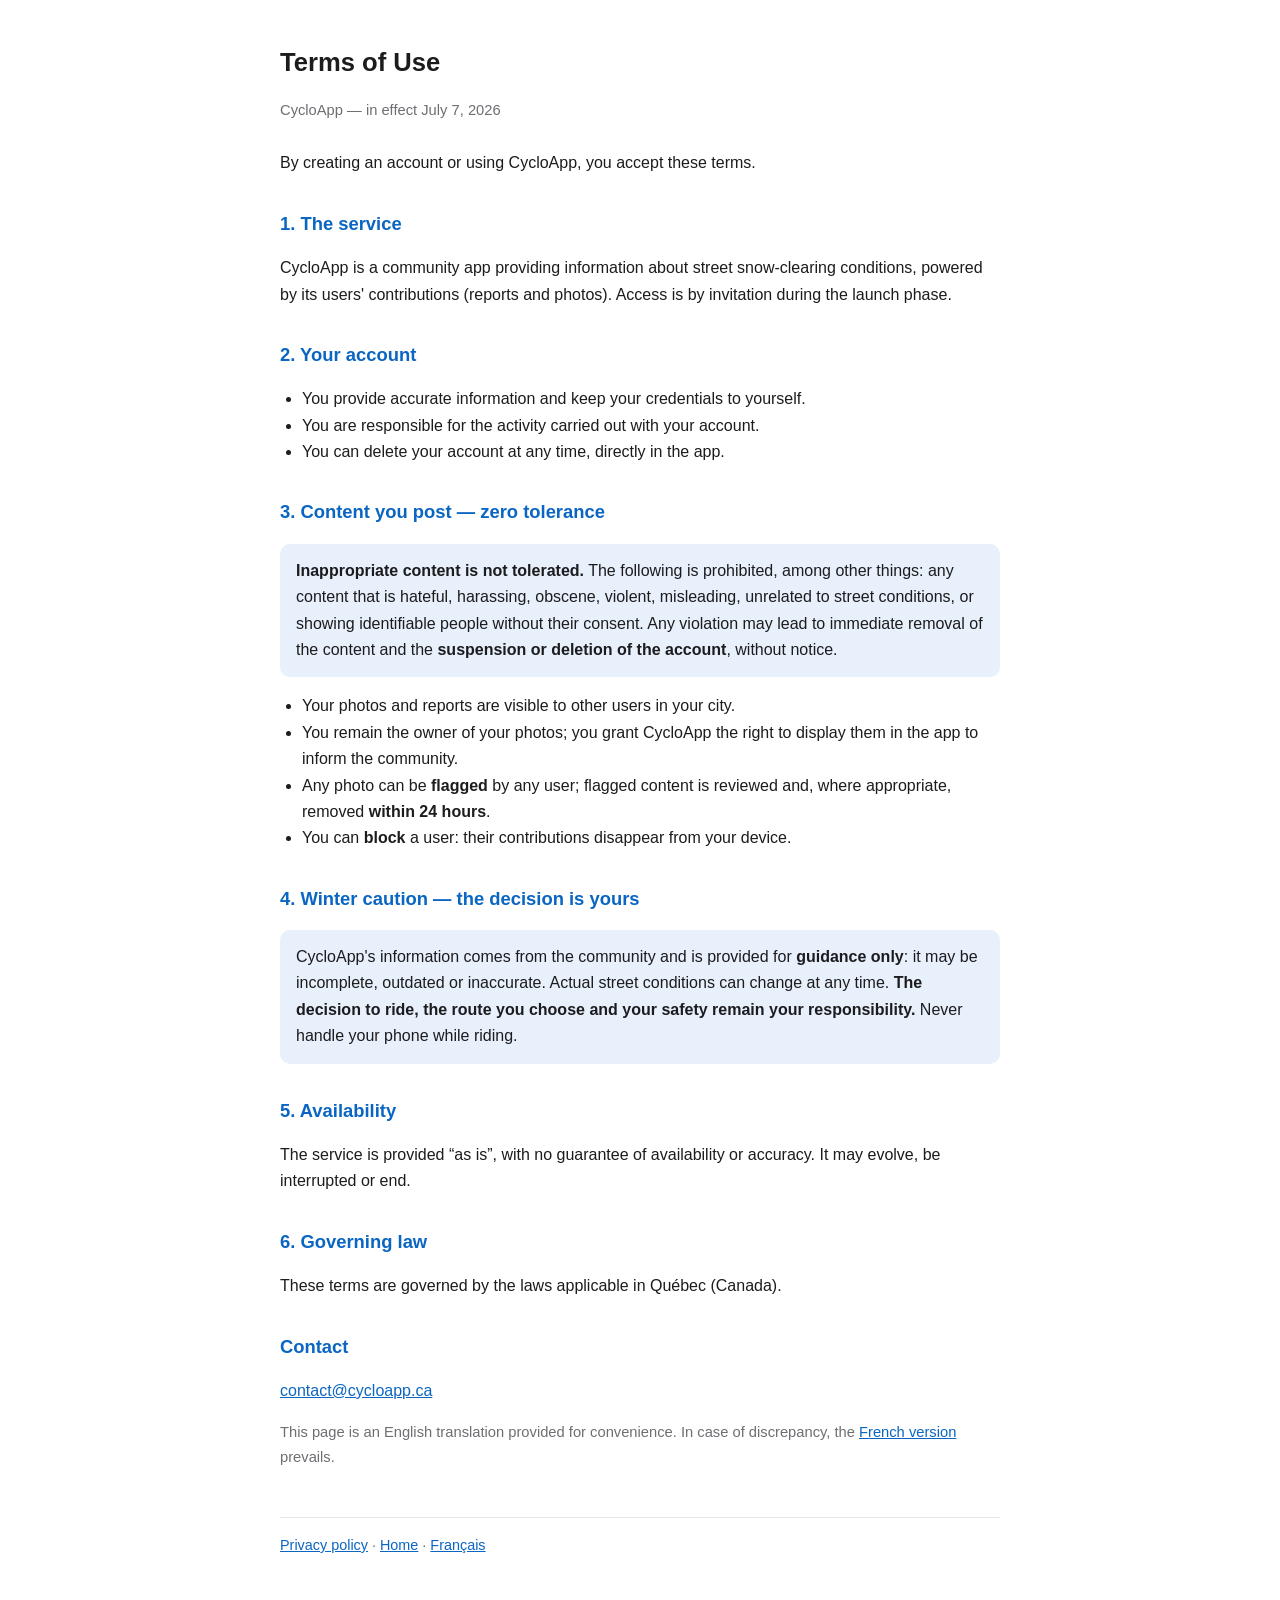
<file: en/terms.html>
<!DOCTYPE html>
<html lang="en">
<head>
<meta charset="utf-8">
<meta name="viewport" content="width=device-width, initial-scale=1">
<title>Terms of Use — CycloApp</title>
<link rel="alternate" hreflang="fr" href="https://cycloapp.ca/conditions.html">
<link rel="alternate" hreflang="en" href="https://cycloapp.ca/en/terms.html">
<style>
  body { font-family: -apple-system, BlinkMacSystemFont, "Segoe UI", Roboto, sans-serif;
         max-width: 720px; margin: 0 auto; padding: 24px 20px 60px; color: #1c1c1e; line-height: 1.65; }
  h1 { font-size: 1.6em; margin-bottom: 4px; }
  h2 { font-size: 1.15em; margin-top: 32px; color: #0A66C2; }
  .date { color: #6e6e73; font-size: 0.92em; margin-bottom: 28px; }
  ul { padding-left: 22px; }
  a { color: #0A66C2; }
  .important { background: #E8F0FB; border-radius: 10px; padding: 14px 16px; }
  footer { margin-top: 48px; font-size: 0.9em; color: #6e6e73; border-top: 1px solid #e5e5ea; padding-top: 16px; }
</style>
</head>
<body>
<h1>Terms of Use</h1>
<p class="date">CycloApp — in effect July 7, 2026</p>

<p>By creating an account or using CycloApp, you accept these terms.</p>

<h2>1. The service</h2>
<p>CycloApp is a community app providing information about street snow-clearing conditions,
powered by its users' contributions (reports and photos). Access is by invitation during
the launch phase.</p>

<h2>2. Your account</h2>
<ul>
  <li>You provide accurate information and keep your credentials to yourself.</li>
  <li>You are responsible for the activity carried out with your account.</li>
  <li>You can delete your account at any time, directly in the app.</li>
</ul>

<h2>3. Content you post — zero tolerance</h2>
<p class="important"><strong>Inappropriate content is not tolerated.</strong> The following is prohibited,
among other things: any content that is hateful, harassing, obscene, violent, misleading,
unrelated to street conditions, or showing identifiable people without their consent. Any
violation may lead to immediate removal of the content and the <strong>suspension or deletion of
the account</strong>, without notice.</p>
<ul>
  <li>Your photos and reports are visible to other users in your city.</li>
  <li>You remain the owner of your photos; you grant CycloApp the right to display them
      in the app to inform the community.</li>
  <li>Any photo can be <strong>flagged</strong> by any user; flagged content is reviewed and,
      where appropriate, removed <strong>within 24 hours</strong>.</li>
  <li>You can <strong>block</strong> a user: their contributions disappear from your device.</li>
</ul>

<h2>4. Winter caution — the decision is yours</h2>
<p class="important">CycloApp's information comes from the community and is provided for
<strong>guidance only</strong>: it may be incomplete, outdated or inaccurate. Actual street conditions
can change at any time. <strong>The decision to ride, the route you choose and your safety remain
your responsibility.</strong> Never handle your phone while riding.</p>

<h2>5. Availability</h2>
<p>The service is provided “as is”, with no guarantee of availability or accuracy. It may
evolve, be interrupted or end.</p>

<h2>6. Governing law</h2>
<p>These terms are governed by the laws applicable in Québec (Canada).</p>

<h2>Contact</h2>
<p><a href="mailto:contact@cycloapp.ca">contact@cycloapp.ca</a></p>

<p class="date">This page is an English translation provided for convenience. In case of
discrepancy, the <a href="../conditions.html">French version</a> prevails.</p>

<footer>
  <a href="privacy.html">Privacy policy</a> · <a href="index.html">Home</a> · <a href="../conditions.html">Français</a>
</footer>
</body>
</html>
</file>
